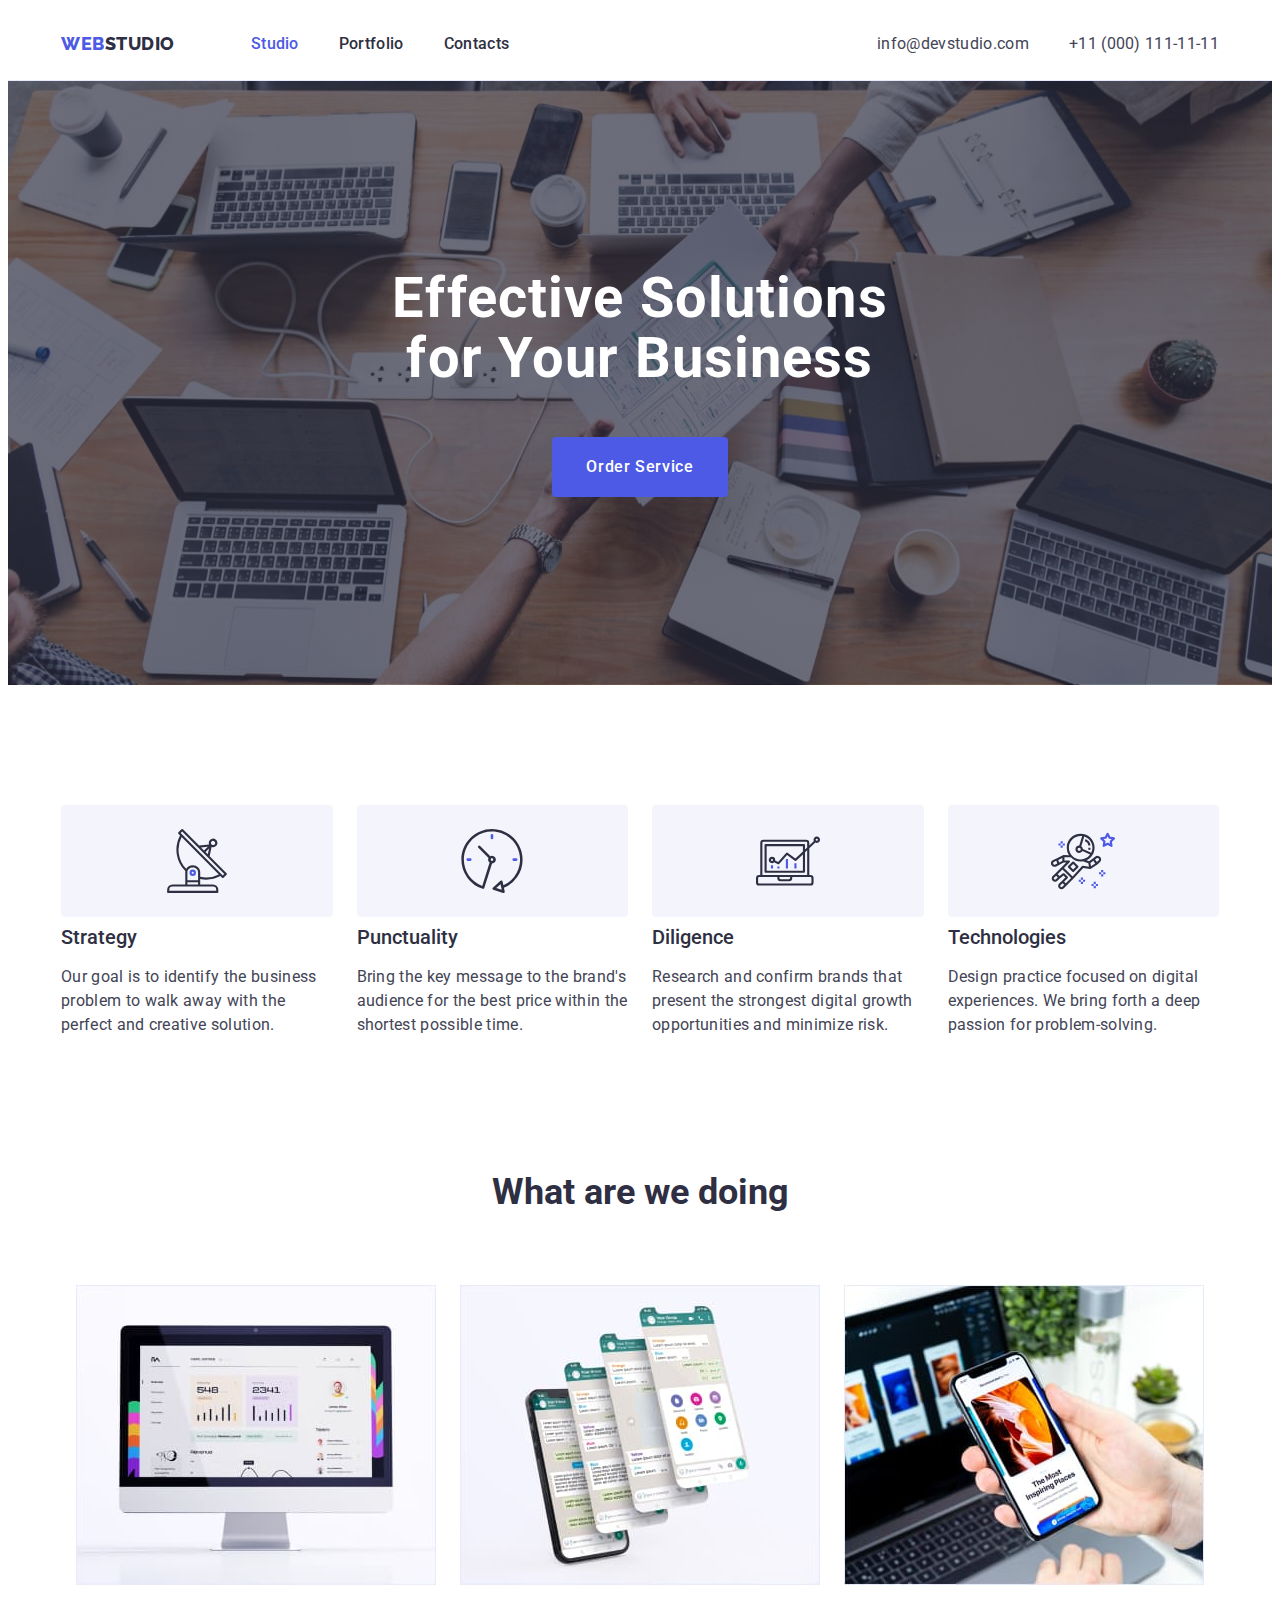
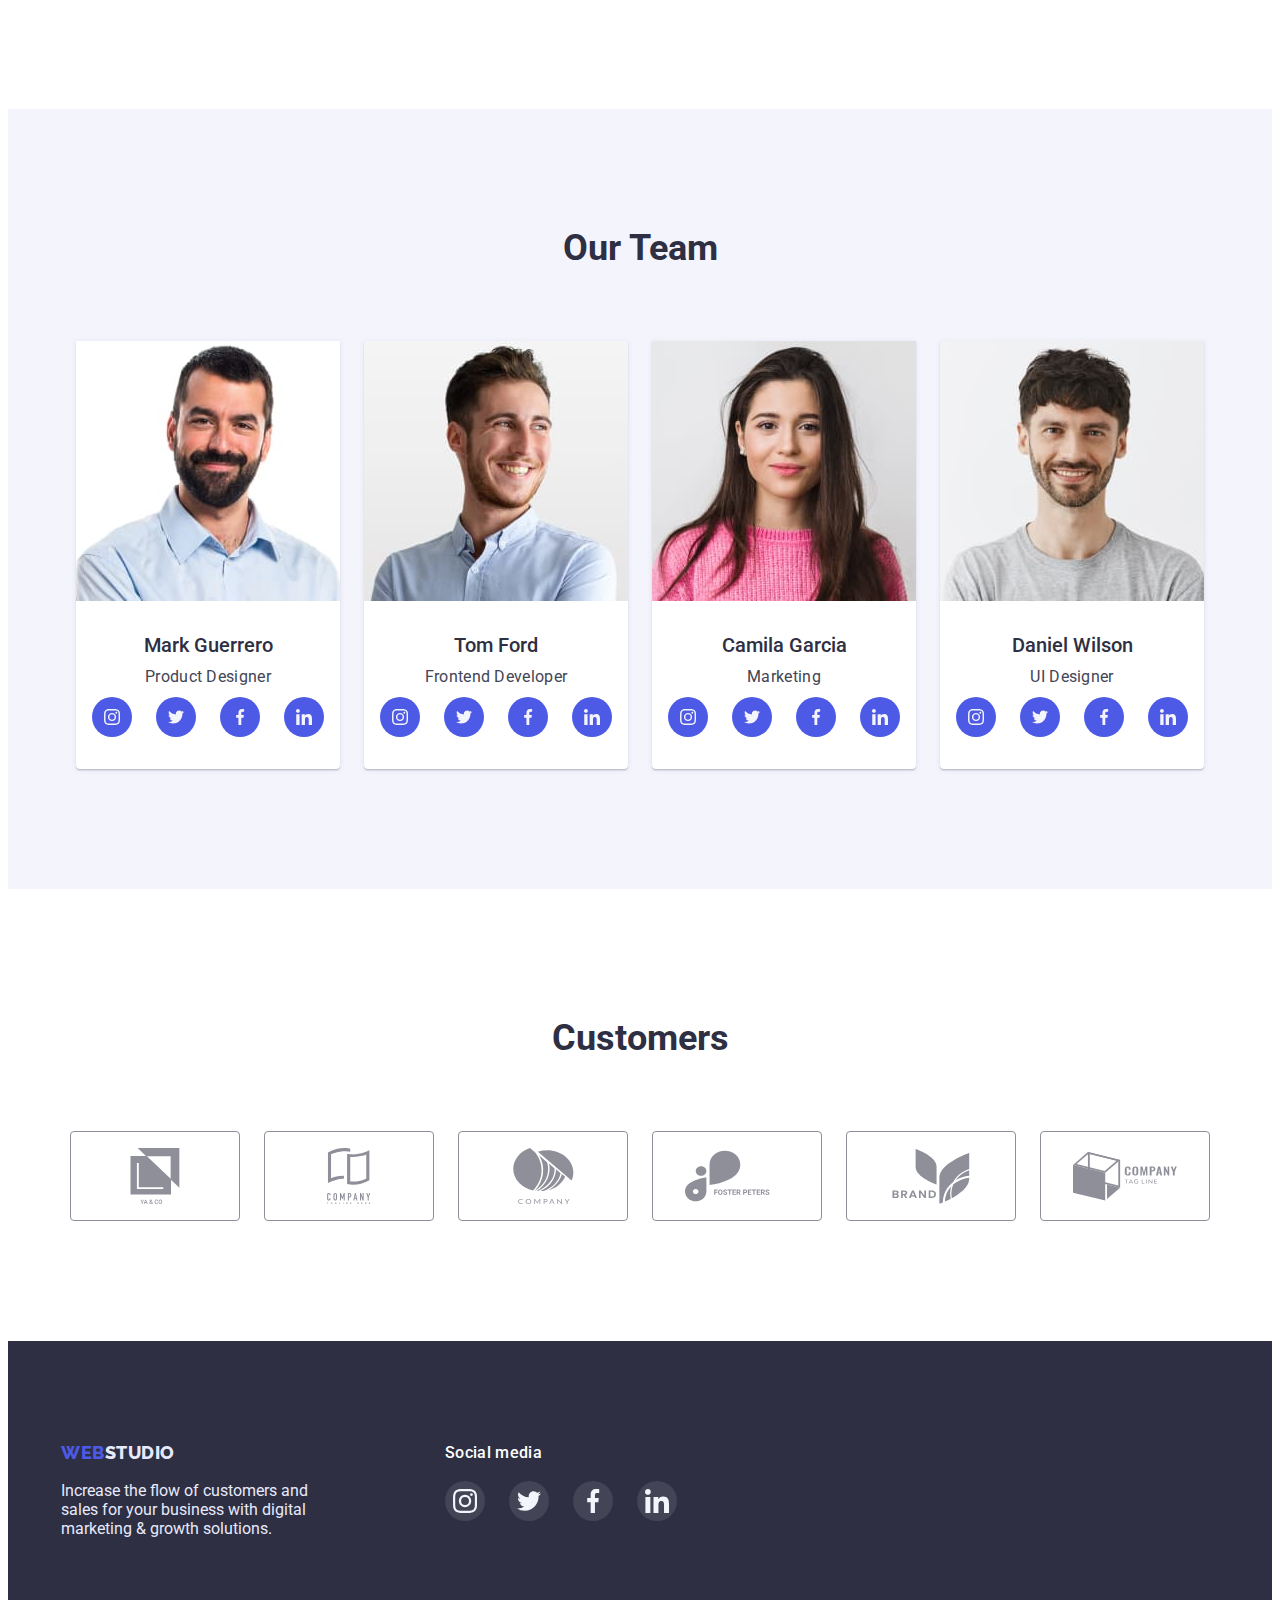
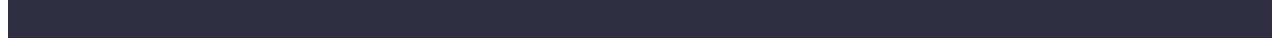
<file: index.html>
<!DOCTYPE html>
<html lang="en">
  <head>
    <meta charset="UTF-8" />
    <meta http-equiv="X-UA-Compatible" content="IE=edge" />
    <meta name="viewport" content="width=device-width, initial-scale=1.0" />
    <title>WebStudio</title>
    <link rel="preconnect" href="https://fonts.googleapis.com" />
    <link rel="preconnect" href="https://fonts.gstatic.com" crossorigin />
    <link
      href="https://fonts.googleapis.com/css2?family=Raleway:wght@800&family=Roboto:wght@400;500;700;900&display=swap"
      rel="stylesheet"
    />
    <link
      rel="stylesheet"
      href="https://cdnjs.cloudflare.com/ajax/libs/modern-normalize/1.1.0/modern-normalize.min.css"
      integrity="sha512-wpPYUAdjBVSE4KJnH1VR1HeZfpl1ub8YT/NKx4PuQ5NmX2tKuGu6U/JRp5y+Y8XG2tV+wKQpNHVUX03MfMFn9Q=="
      crossorigin="anonymous"
      referrerpolicy="no-referrer"
    />
    <link rel="stylesheet" href="./css/styles.css" />
  </head>
  <body>
    <header class="header">
      <div class="container">
        <nav class="navigation">
          <a href="./index.html" class="logo"
            >Web<span class="first-logo text">Studio</span></a
          >
          <ul class="site-nav">
            <li class="item">
              <a href="./index.html" class="link current">Studio</a>
            </li>
            <li class="item">
              <a href="./portfolio.html" class="link">Portfolio</a>
            </li>
            <li class="item"><a href="#" class="link">Contacts</a></li>
          </ul>
        </nav>

        <address class="address">
          <ul class="address-links">
            <li class="item">
              <a href="mailto:info@devstudio.com" class="address-link"
                >info@devstudio.com</a
              >
            </li>
            <li class="item">
              <a href="tel:+110001111111" class="address-link"
                >+11 (000) 111-11-11</a
              >
            </li>
          </ul>
        </address>
      </div>
    </header>
    <main>
      <section class="hero-section">
        <div class="container">
          <h1 class="hero-title">Effective Solutions for Your Business</h1>
          <button type="button" class="hero-button">Order Service</button>
        </div>
      </section>
      <section class="advances section">
        <div class="container">
          <h2 class="invisible-title">Advances</h2>
          <ul class="advances list">
            <li class="item">
              <div class="icon-box">
                <svg width="64px" height="64px">
                  <use href="./images/icons.svg#icon-antenna"></use>
                </svg>
              </div>
              <h3 class="title">Strategy</h3>
              <p class="primary-text">
                Our goal is to identify the business problem to walk away with
                the perfect and creative solution.
              </p>
            </li>
            <li class="item">
              <div class="icon-box">
                <svg width="64px" height="64px">
                  <use href="./images/icons.svg#icon-clock"></use>
                </svg>
              </div>
              <h3 class="title">Punctuality</h3>
              <p class="primary-text">
                Bring the key message to the brand's audience for the best price
                within the shortest possible time.
              </p>
            </li>
            <li class="item">
              <div class="icon-box">
                <svg width="64px" height="64px">
                  <use href="./images/icons.svg#icon-diagram"></use>
                </svg>
              </div>
              <h3 class="title">Diligence</h3>
              <p class="primary-text">
                Research and confirm brands that present the strongest digital
                growth opportunities and minimize risk.
              </p>
            </li>
            <li class="item">
              <div class="icon-box">
                <svg width="64px" height="64px">
                  <use href="./images/icons.svg#icon-astronaut"></use>
                </svg>
              </div>
              <h3 class="title">Technologies</h3>
              <p class="primary-text">
                Design practice focused on digital experiences. We bring forth a
                deep passion for problem-solving.
              </p>
            </li>
          </ul>
        </div>
      </section>
      <section class="work-section">
        <div class="container">
          <h2 class="section-title">What are we doing</h2>
          <ul class="works list">
            <li class="item">
              <img
                src="./images/computer.jpg"
                alt="Computer"
                width="360"
                height="300"
              />
            </li>
            <li class="item">
              <img
                src="./images/phone.jpg"
                alt="Phone"
                width="360"
                height="300"
              />
            </li>
            <li class="item">
              <img
                src="./images/search-phone.jpg"
                alt="Search in phones"
                width="360"
                height="300"
              />
            </li>
          </ul>
        </div>
      </section>
      <section class="team-section">
        <div class="container">
          <h2 class="section-title">Our Team</h2>
          <ul class="list">
            <li class="item">
              <img
                src="./images/mark.jpg"
                alt="Mark Guerrero"
                width="264"
                height="260"
                class="person-photo"
              />
              <div class="description">
                <h3 class="person-name title">Mark Guerrero</h3>
                <p class="primary-text">Product Designer</p>
                <ul class="social-links list">
                  <li class="icon-box">
                    <a href="#" class="social-link">
                      <svg width="16px" height="16px">
                        <use
                          href="./images/icons.svg#icon-instagram"
                        ></use>
                      </svg>
                    </a>
                  </li>
                  <li class="icon-box">
                    <a href="#" class="social-link">
                      <svg width="16px" height="16px">
                        <use href="./images/icons.svg#icon-twitter"></use>
                      </svg>
                    </a>
                  </li>
                  <li class="icon-box">
                    <a href="#" class="social-link">
                      <svg width="16px" height="16px">
                        <use
                          href="./images/icons.svg#icon-facebook"
                        ></use>
                      </svg>
                    </a>
                  </li>
                  <li class="icon-box">
                    <a href="#" class="social-link">
                      <svg width="16px" height="16px">
                        <use
                          href="./images/icons.svg#icon-linkedin"
                        ></use>
                      </svg>
                    </a>
                  </li>
                </ul>
              </div>
            </li>
            <li class="item">
              <img
                src="./images/tom.jpg"
                alt="Tom Ford"
                width="264"
                height="260"
                class="person-photo"
              />
              <div class="description">
                <h3 class="person-name title">Tom Ford</h3>
                <p class="primary-text">Frontend Developer</p>
                <ul class="social-links list">
                  <li class="icon-box">
                    <a href="#" class="social-link">
                      <svg width="16px" height="16px">
                        <use
                          href="./images/icons.svg#icon-instagram"
                        ></use>
                      </svg>
                    </a>
                  </li>
                  <li class="icon-box">
                    <a href="#" class="social-link">
                      <svg width="16px" height="16px">
                        <use href="./images/icons.svg#icon-twitter"></use>
                      </svg>
                    </a>
                  </li>
                  <li class="icon-box">
                    <a href="#" class="social-link">
                      <svg width="16px" height="16px">
                        <use
                          href="./images/icons.svg#icon-facebook"
                        ></use>
                      </svg>
                    </a>
                  </li>
                  <li class="icon-box">
                    <a href="#" class="social-link">
                      <svg width="16px" height="16px">
                        <use
                          href="./images/icons.svg#icon-linkedin"
                        ></use>
                      </svg>
                    </a>
                  </li>
                </ul>
              </div>
            </li>
            <li class="item">
              <img
                src="./images/camila.jpg"
                alt="Camila Garcia"
                width="264"
                height="260"
                class="person-photo"
              />
              <div class="description">
                <h3 class="person-name title">Camila Garcia</h3>
                <p class="primary-text">Marketing</p>
                <ul class="social-links list">
                  <li class="icon-box">
                    <a href="#" class="social-link">
                      <svg width="16px" height="16px">
                        <use
                          href="./images/icons.svg#icon-instagram"
                        ></use>
                      </svg>
                    </a>
                  </li>
                  <li class="icon-box">
                    <a href="#" class="social-link">
                      <svg width="16px" height="16px">
                        <use href="./images/icons.svg#icon-twitter"></use>
                      </svg>
                    </a>
                  </li>
                  <li class="icon-box">
                    <a href="#" class="social-link">
                      <svg width="16px" height="16px">
                        <use
                          href="./images/icons.svg#icon-facebook"
                        ></use>
                      </svg>
                    </a>
                  </li>
                  <li class="icon-box">
                    <a href="#" class="social-link">
                      <svg width="16px" height="16px">
                        <use
                          href="./images/icons.svg#icon-linkedin"
                        ></use>
                      </svg>
                    </a>
                  </li>
                </ul>
              </div>
            </li>
            <li class="item">
              <img
                src="./images/daniel.jpg"
                alt="Daniel Wilson"
                width="264"
                height="260"
                class="person-photo"
              />
              <div class="description">
                <h3 class="person-name title">Daniel Wilson</h3>
                <p class="primary-text">UI Designer</p>
                <ul class="social-links list">
                  <li class="icon-box">
                    <a href="#" class="social-link">
                      <svg width="16px" height="16px">
                        <use
                          href="./images/icons.svg#icon-instagram"
                        ></use>
                      </svg>
                    </a>
                  </li>
                  <li class="icon-box">
                    <a href="#" class="social-link">
                      <svg width="16px" height="16px">
                        <use href="./images/icons.svg#icon-twitter"></use>
                      </svg>
                    </a>
                  </li>
                  <li class="icon-box">
                    <a href="#" class="social-link">
                      <svg width="16px" height="16px">
                        <use
                          href="./images/icons.svg#icon-facebook"
                        ></use>
                      </svg>
                    </a>
                  </li>
                  <li class="icon-box">
                    <a href="#" class="social-link">
                      <svg width="16px" height="16px">
                        <use
                          href="./images/icons.svg#icon-linkedin"
                        ></use>
                      </svg>
                    </a>
                  </li>
                </ul>
              </div>
            </li>
          </ul>
        </div>
      </section>
      <section class="clients-section">
        <div class="container">
          <h2 class="section-title">Customers</h2>
          <ul class="clients list">
            <li class="icon-box">
              <a href="#" class="social-link">
                <svg width="104px" height="56px" class="icon">
                  <use href="./images/icons.svg#icon-client-one"></use>
                </svg>
              </a>
            </li>
            <li class="icon-box">
              <a href="#" class="social-link">
                <svg width="104px" height="56px" class="icon">
                <use href="./images/icons.svg#icon-client-two"></use>
                </svg>
              </a>
            </li>
            <li class="icon-box">
              <a href="#" class="social-link">
                <svg width="104px" height="56px" class="icon">
                  <use href="./images/icons.svg#icon-client-three"></use>
                </svg>
              </a>
            </li>
            <li class="icon-box">
              <a href="#" class="social-link">
                <svg width="104px" height="56px" class="icon">
                  <use href="./images/icons.svg#icon-client-four"></use>
                </svg>
              </a>
            </li>
            <li class="icon-box">
              <a href="#" class="social-link">
                <svg width="104px" height="56px" class="icon">
                  <use href="./images/icons.svg#icon-client-five"></use>
                </svg>
              </a>
            </li>
            <li class="icon-box">
              <a href="#" class="social-link">
                <svg width="104px" height="56px" class="icon">
                  <use href="./images/icons.svg#icon-client-six"></use>
                </svg>
              </a>
            </li>
            
        </div>
      </section>
    </main>
    <footer class="footer">
      <div class="container">
        <div class="text-box">
        <a href="./index.html" class="logo"
          >Web<span class="second-logo text">Studio</span></a
        >
        <p class="footer-text">
          Increase the flow of customers and sales for your business with
          digital marketing & growth solutions.
        </p>
        </div>
        <div class="media-box">
          <h2 class="title">Social media</h2>
                <ul class="social-links list">
                  <li class="icon-box">
                    <a href="#" class="media-link">
                      <svg width="24px" height="24px">
                        <use
                          href="./images/icons.svg#icon-instagram"
                        ></use>
                      </svg>
                    </a>
                  </li>
                  <li class="icon-box">
                    <a href="#" class="media-link">
                      <svg width="24px" height="24px">
                        <use href="./images/icons.svg#icon-twitter"></use>
                      </svg>
                    </a>
                  </li>
                  <li class="icon-box">
                    <a href="#" class="media-link">
                      <svg width="24px" height="24px">
                        <use
                          href="./images/icons.svg#icon-facebook"
                        ></use>
                      </svg>
                    </a>
                  </li>
                  <li class="icon-box">
                    <a href="#" class="media-link">
                      <svg width="24px" height="24px">
                        <use
                          href="./images/icons.svg#icon-linkedin"
                        ></use>
                      </svg>
                    </a>
                  </li>
                </ul>
         </div>
      </div>
    </footer>
  </body>
</html>
</file>
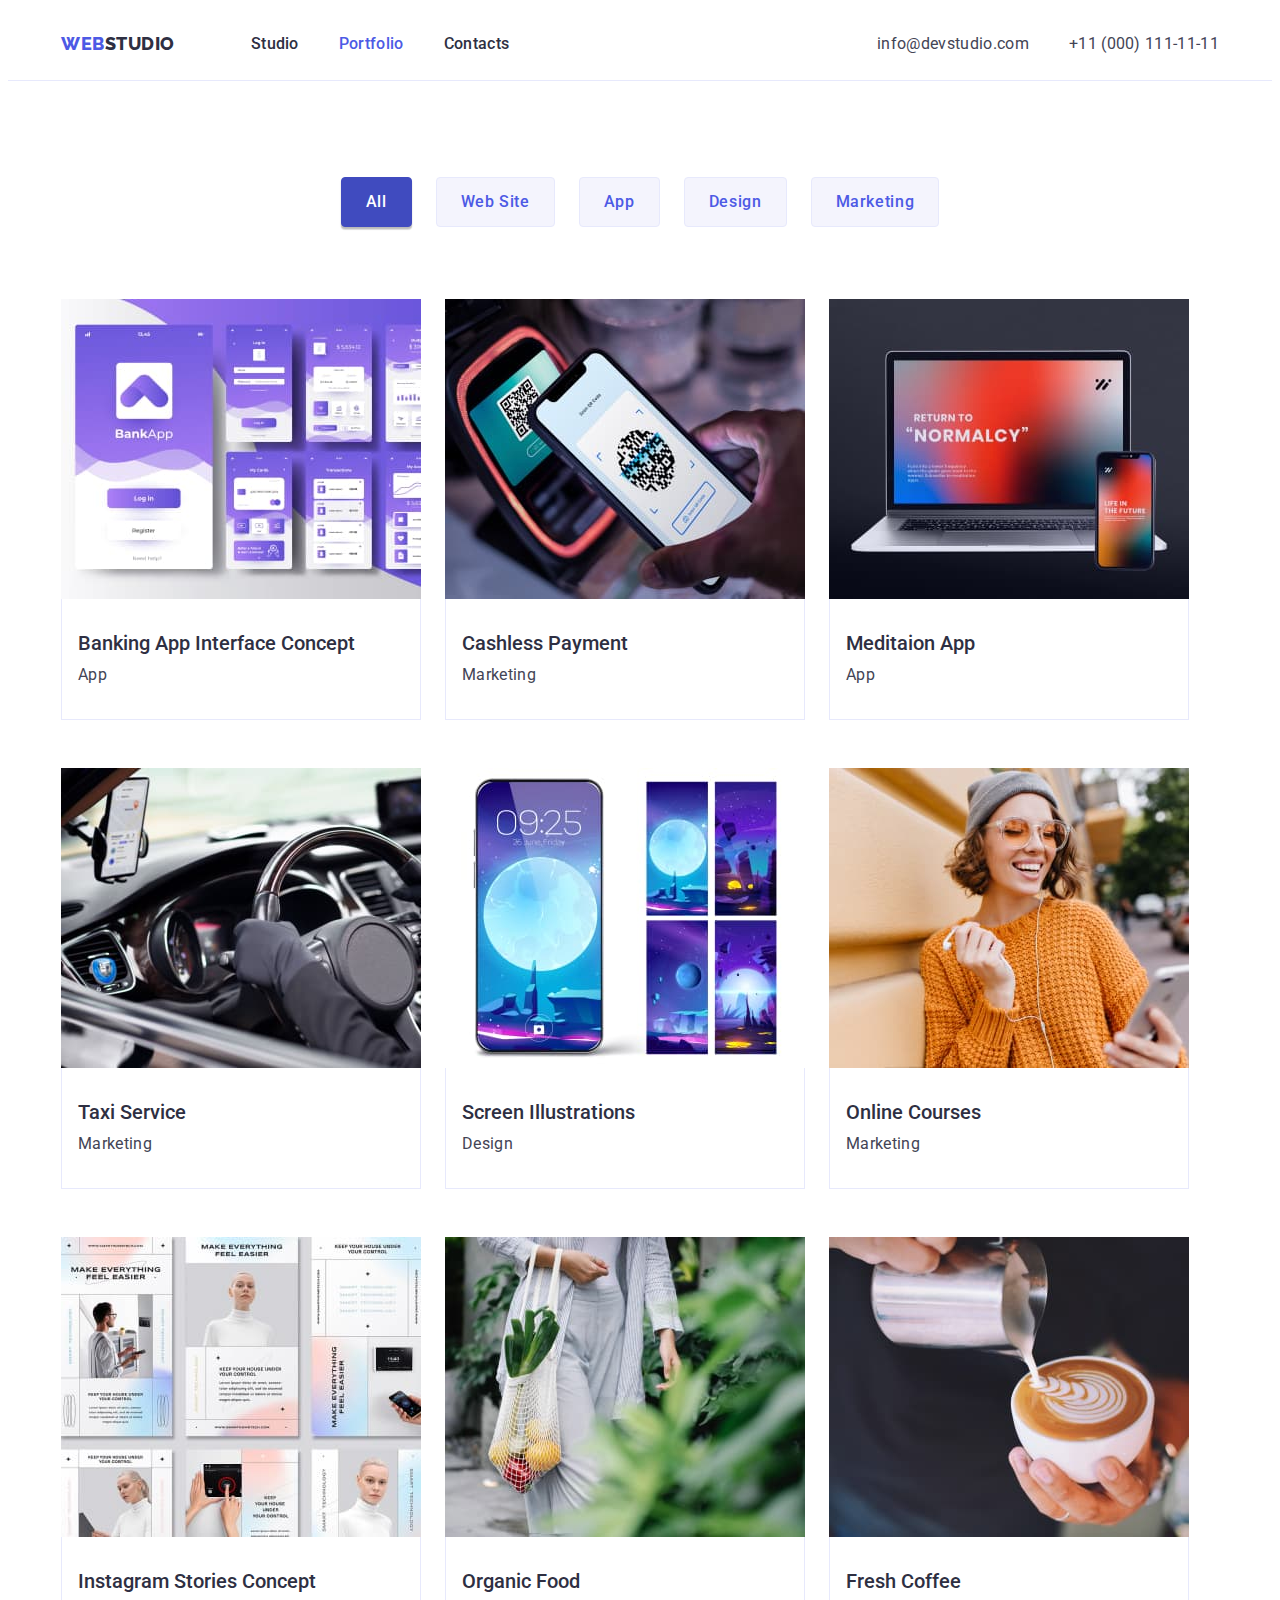
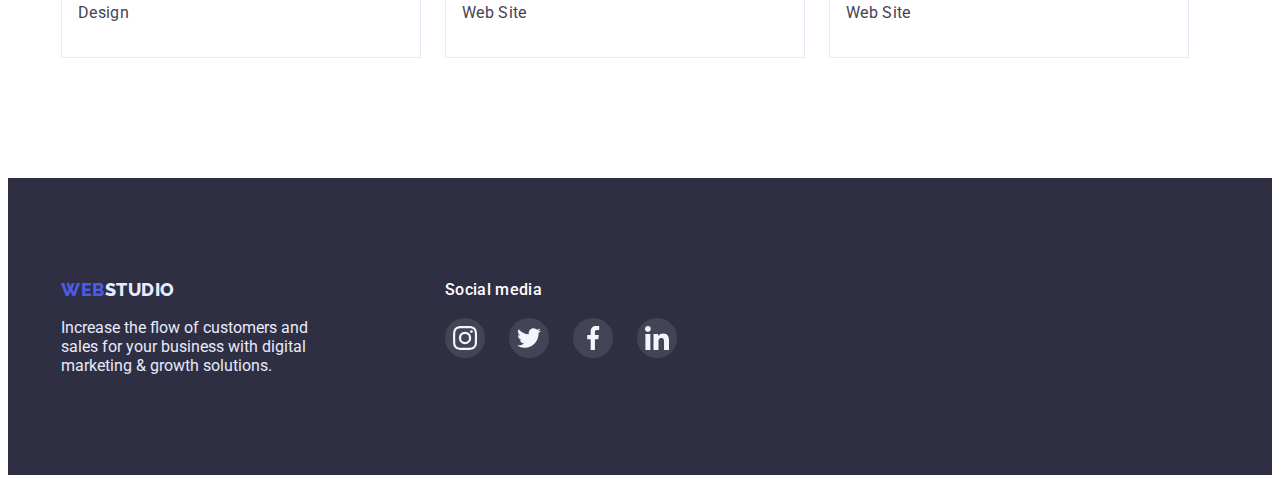
<file: portfolio.html>
<!DOCTYPE html>
<html lang="en">
  <head>
    <meta charset="UTF-8" />
    <meta http-equiv="X-UA-Compatible" content="IE=edge" />
    <meta name="viewport" content="width=device-width, initial-scale=1.0" />
    <title>WebStudio</title>
    <link rel="preconnect" href="https://fonts.googleapis.com" />
    <link rel="preconnect" href="https://fonts.gstatic.com" crossorigin />
    <link
      href="https://fonts.googleapis.com/css2?family=Raleway:wght@800&family=Roboto:wght@400;500;700;900&display=swap"
      rel="stylesheet"
    />
    <link
      rel="stylesheet"
      href="https://cdnjs.cloudflare.com/ajax/libs/modern-normalize/1.1.0/modern-normalize.min.css"
      integrity="sha512-wpPYUAdjBVSE4KJnH1VR1HeZfpl1ub8YT/NKx4PuQ5NmX2tKuGu6U/JRp5y+Y8XG2tV+wKQpNHVUX03MfMFn9Q=="
      crossorigin="anonymous"
      referrerpolicy="no-referrer"
    />
    <link rel="stylesheet" href="./css/styles.css" />
  </head>
  <body>
    <header class="header">
      <div class="container">
        <nav class="navigation">
          <a href="./index.html" class="logo"
            >Web<span class="first-logo text">Studio</span></a
          >
          <ul class="site-nav">
            <li class="item">
              <a href="./index.html" class="link">Studio</a>
            </li>
            <li class="item">
              <a href="./portfolio.html" class="link current">Portfolio</a>
            </li>
            <li class="item"><a href="#" class="link">Contacts</a></li>
          </ul>
        </nav>

        <address class="address">
          <ul class="address-links">
            <li class="item">
              <a href="mailto:info@devstudio.com" class="address-link"
                >info@devstudio.com</a
              >
            </li>
            <li class="item">
              <a href="tel:+110001111111" class="address-link"
                >+11 (000) 111-11-11</a
              >
            </li>
          </ul>
        </address>
      </div>
    </header>
    <main>
      
        <section class="portfolio-section">
          <div class="container">
            <h1 class="invisible-title">Examples of works</h1>
          <ul class="buttons-list">
            <li class="item">
              <button type="button" class="filter-button current">All</button>
            </li>
            <li class="item">
              <button type="button" class="filter-button">Web Site</button>
            </li>
            <li class="item"><button type="button" class="filter-button">App</button></li>
            <li class="item"><button type="button" class="filter-button">Design</button></li>
            <li class="item">
              <button type="button" class="filter-button">Marketing</button>
            </li>
          </ul>

          <ul class="portfolio list">
            <li class="item">
              <a href="#" class="link"
                ><img
                  src="./images/bankapp.jpg"
                  alt="photo of work"
                  width="360"
                  height="300"
                />
               <div class="description"> 
                <h2 class="title">Banking App Interface Concept</h2>
                <p class="primary-text">App</p>
              </div>
            </a>
            </li>
            <li class="item">
              <a href="#" class="link"
                ><img
                  src="./images/cashless.jpg"
                  alt="photo of work"
                  width="360"
                  height="300"
                />
                <div class="description">
                  <h2 class="title">Cashless Payment</h2>
                <p class="primary-text">Marketing</p>
              </div>
              </a>
            </li>
            <li class="item">
              <a href="#" class="link"
                ><img
                  src="./images/mediation.jpg"
                  alt="photo of work"
                  width="360"
                  height="300"
                />
                <div class="description">
                <h2 class="title">Meditaion App</h2>
                <p class="primary-text">App</p>
              </div>
              </a>
            </li>
            <li class="item">
              <a href="#" class="link"
                ><img
                  src="./images/taxiservice.jpg"
                  alt="photo of work"
                  width="360"
                  height="300"
                />
                <div class="description">
                  <h2 class="title">Taxi Service</h2>
                <p class="primary-text">Marketing</p>
              </div>
              </a>
            </li>
            <li class="item">
              <a href="#" class="link"
                ><img
                  src="./images/screenillustrations.jpg"
                  alt="photo of work"
                  width="360"
                  height="300"
                />
                <div class="description">
                  <h2 class="title">Screen Illustrations</h2>
                <p class="primary-text">Design</p>
              </div>
                </a>
            </li>
            <li class="item">
              <a href="#" class="link">
                <img
                  src="./images/onlinecourses.jpg"
                  alt="photo of work"
                  width="360"
                  height="300"
                />
                <div class="description">
                  <h2 class="title">Online Courses</h2>
                <p class="primary-text">Marketing</p>
              </div>
              </a>
            </li>
            <li class="item">
              <a href="#" class="link"
                ><img
                  src="./images/instconsept.jpg"
                  alt="photo of work"
                  width="360"
                  height="300"
                />
                <div class="description">
                  <h2 class="title">Instagram Stories Concept</h2>
                <p class="primary-text">Design</p>
              </div>
              </a>
            </li>
            <li class="item">
              <a href="#" class="link"
                ><img
                  src="./images/orgfood.jpg"
                  alt="photo of work"
                  width="360"
                  height="300"
                />
                <div class="description">
                  <h2 class="title">Organic Food</h2>
                <p class="primary-text">Web Site</p>
              </div>
              </a>
            </li>
            <li class="item">
              <a href="#" class="link"
                ><img
                  src="./images/freshcoffe.jpg"
                  alt="photo of work"
                  width="360"
                  height="300"
                />
                <div class="description">
                  <h2 class="title">Fresh Coffee</h2>
                <p class="primary-text">Web Site</p>
              </div>
            </a>
            </li>
          </ul></div>
        </section>
      </div>
    </main>
    <footer class="footer">
      <div class="container">
        <div class="text-box">
        <a href="./index.html" class="logo"
          >Web<span class="second-logo text">Studio</span></a
        >
        <p class="footer-text">
          Increase the flow of customers and sales for your business with
          digital marketing & growth solutions.
        </p>
        </div>
        <div class="media-box">
          <h2 class="title">Social media</h2>
                <ul class="social-links list">
                  <li class="icon-box">
                    <a href="#" class="media-link">
                      <svg width="24px" height="24px">
                        <use
                          href="./images/icons.svg#icon-instagram"
                        ></use>
                      </svg>
                    </a>
                  </li>
                  <li class="icon-box">
                    <a href="#" class="media-link">
                      <svg width="24px" height="24px">
                        <use href="./images/icons.svg#icon-twitter"></use>
                      </svg>
                    </a>
                  </li>
                  <li class="icon-box">
                    <a href="#" class="media-link">
                      <svg width="24px" height="24px">
                        <use
                          href="./images/icons.svg#icon-facebook"
                        ></use>
                      </svg>
                    </a>
                  </li>
                  <li class="icon-box">
                    <a href="#" class="media-link">
                      <svg width="24px" height="24px">
                        <use
                          href="./images/icons.svg#icon-linkedin"
                        ></use>
                      </svg>
                    </a>
                  </li>
                </ul>
         </div>
      </div>
    </footer>
  </body>
</html>
</file>
<file: css/styles.css>
:root {
  --main-text-color: #434455;
  --title-text-color: #2e2f42;
  --accent-text-color: #4d5ae5;
  --primary-white-color: #ffffff;
  --team-section-color: #f4f4fd;
  --footer-text-color: #e7e9fc;
  --button-accent-color: #404bbf;
  --clients-color: #8e8f99;
  --footer-hover-links: #31d0aa;
}

body {
  color: var(--main-text-color);
  font-family: 'Roboto', sans-serif;
  font-style: normal;
  font-size: 16px;
  background-color: var(--primary-white-color);
}

h1,
h2,
h3,
h4,
h5,
h6 {
  margin-top: 0;
  margin-bottom: 0;
}

.logo {
  color: var(--accent-text-color);
  font-family: 'Raleway', sans-serif;
  font-style: normal;
  font-weight: 800;
  font-size: 18px;
  line-height: 1.33;
  letter-spacing: 0.03em;
  text-transform: uppercase;
  text-decoration: none;
}

.first-logo.text {
  color: var(--title-text-color);
}

.second-logo.text {
  color: var(--footer-text-color);
}

.link {
  color: var(--main-text-color);
  text-decoration: none;
  display: block;
}

.container {
  display: flex;
  align-items: center;

  width: 1158px;
  padding-left: 15px;
  padding-right: 15px;
  margin-left: auto;
  margin-right: auto;
}

.navigation {
  display: flex;
  align-items: center;
}

.navigation .logo {
  margin-right: 76px;
}

.site-nav {
  display: flex;
  list-style-type: none;
  margin-top: 0;
  margin-bottom: 0;
  padding-left: 0;
  padding-right: 0;
}

.site-nav .link {
  padding-top: 24px;
  padding-bottom: 24px;

  color: var(--title-text-color);
  font-family: 'Roboto', sans-serif;
  font-style: normal;
  font-weight: 500;
  font-size: 16px;
  line-height: 1.5;
  letter-spacing: 0.02em;
  background-color: var(--primary-white-color);
}

.site-nav .item:not(:last-child) {
  margin-right: 40px;
}

.site-nav .link:hover,
.site-nav .link:focus {
  color: var(--accent-text-color);
}

.site-nav .link.current {
  color: var(--accent-text-color);
}

.address {
  margin-left: auto;
}

.address-links {
  display: flex;
  margin-top: 0;
  margin-bottom: 0;
  padding-left: 0;
  padding-right: 0;
  list-style-type: none;
}
.address-link {
  padding-top: 26px;
  padding-bottom: 26px;

  color: var(--main-text-color);
  font-family: 'Roboto', sans-serif;
  font-style: normal;
  font-weight: 400;
  font-size: 16px;
  line-height: 1.5;
  letter-spacing: 0.02em;
  text-decoration: none;
}
.address-links .item:not(:last-child) {
  margin-right: 40px;
}

.address-link:hover,
.address-link:focus {
  color: var(--accent-text-color);
}

.header {
  border-bottom: 1px solid var(--footer-text-color);
}

.hero-section {
  padding-top: 188px;
  padding-bottom: 188px;

  background-color: var(--title-text-color);
  background-image: linear-gradient(
      to right,
      rgba(46, 47, 66, 0.7),
      rgba(46, 47, 66, 0.7)
    ),
    url(../images/hero-image.jpg);
  background-position: center;
  background-size: 1440px 603.81px;
  background-repeat: no-repeat;
}

.hero-section .container {
  display: flex;
  flex-direction: column;
}

.hero-title {
  text-align: center;
  margin-bottom: 48px;
  max-width: 496px;

  color: var(--primary-white-color);
  font-weight: 700;
  font-size: 56px;
  line-height: 1.07;
  letter-spacing: 0.02em;
}

.hero-button {
  padding: 16px 32px;
  color: var(--primary-white-color);
  font-family: 'Roboto', sans-serif;
  font-style: normal;
  font-weight: 500;
  font-size: 16px;
  line-height: 1.5;
  letter-spacing: 0.04em;
  background: var(--accent-text-color);
  border-color: transparent;
  border-radius: 4px;
  cursor: pointer;
}

.hero-button:hover,
.hero-button:focus {
  background-color: var(--button-accent-color);
}

.invisible-title {
  position: absolute;
  white-space: nowrap;
  width: 1px;
  height: 1px;
  overflow: hidden;
  border: 0;
  padding: 0;
  clip: rect(0 0 0 0);
  clip-path: inset(50%);
  margin: -1px;
}
.section-title {
  color: var(--title-text-color);
  font-weight: 700;
  font-size: 36px;
  line-height: 1.11;
}

.title {
  color: var(--title-text-color);
  font-weight: 500;
  font-size: 20px;
  line-height: 1.2;
}

.primary-text {
  line-height: 1.5;
  letter-spacing: 0.02em;
}

.list {
  list-style-type: none;
  margin: 0;
}

.advances.section {
  padding-top: 120px;
  padding-bottom: 120px;
}
.advances.list {
  display: flex;
  padding-left: 0;
}

.advances.list .icon-box {
  display: flex;
  justify-content: center;
  align-items: center;
  height: 112px;
  margin-bottom: 8px;
  background-color: var(--team-section-color);
  border-radius: 4px;
}

.advances.list .item {
  width: calc((100% - 72px) / 4);
}

.advances.list .item:not(:last-child) {
  margin-right: 24px;
}

.advances.list .title {
  margin-top: 0;
  margin-bottom: 8px;
}

.work-section {
  padding-bottom: 120px;
}

.work-section .container {
  flex-direction: column;
}

.work-section .section-title {
  margin-bottom: 72px;
}

.works.list {
  display: flex;
  padding-left: 0;
}

.works.list .item:not(:last-child) {
  margin-right: 24px;
}

.team-section {
  padding-top: 120px;
  padding-bottom: 120px;

  background-color: var(--team-section-color);
}

.team-section .container {
  flex-direction: column;
}

.team-section .section-title {
  margin-bottom: 72px;
}

.team-section .list {
  display: flex;
  padding-left: 0;
}

.team-section .item {
  text-align: center;
  width: calc((100% - 72px) / 4);

  background-color: var(--primary-white-color);
  box-shadow: 0px 1px 6px rgba(46, 47, 66, 0.08),
    0px 1px 1px rgba(46, 47, 66, 0.16), 0px 2px 1px rgba(46, 47, 66, 0.08);
  border-radius: 0px 0px 4px 4px;
}

.team-section .item:not(:last-child) {
  margin-right: 24px;
}

.team-section .description {
  padding: 32px 16px;
}

.team-section .primary-text {
  margin: 0;
  margin-bottom: 8px;
}

.team-section img {
  display: block;
}

.person-name {
  margin-bottom: 8px;
}

.social-links.list {
  display: flex;
  gap: 24px;
}

.social-links.list .social-link {
  display: flex;
  justify-content: center;
  align-items: center;
  width: 40px;
  height: 40px;

  background-color: var(--accent-text-color);
  border-radius: 50%;
}

.social-links.list .social-link:hover {
  background-color: var(--button-accent-color);
}

.clients-section .container {
  display: flex;
  flex-direction: column;
  padding-top: 130px;
  padding-bottom: 120px;
}

.clients-section .section-title {
  margin-bottom: 72px;
}

.clients.list {
  display: flex;
  padding-left: 0;
  gap: 24px;
}

.clients.list .social-link {
  display: flex;
  justify-content: center;
  align-items: center;
  width: 168px;
  height: 88px;
  border: 1px solid var(--clients-color);
  border-radius: 4px;
  color: var(--clients-color);
}

.clients.list .icon {
  --icon-color: currentColor;
  fill: var(--icon-color);
}

.clients.list .social-link:hover {
  border-color: var(--button-accent-color);
  color: var(--button-accent-color);
}

.footer {
  padding-top: 100px;
  padding-bottom: 100px;

  background-color: var(--title-text-color);
}

.footer .container {
  align-items: flex-start;
}

.footer .logo {
  margin-bottom: 16px;
}

.footer-text {
  max-width: 264px;
  margin-top: 0;
  margin-bottom: 0;
  color: var(--footer-text-color);
}

.footer .text-box {
  display: flex;
  flex-direction: column;
  margin-right: 120px;
}

.media-box .title {
  margin-bottom: 16px;
  font-weight: 500;
  font-size: 16px;
  line-height: 1.5;
  letter-spacing: 0.02em;

  color: var(--primary-white-color);
}

.social-links {
  padding-left: 0;
}

.social-links.list .media-link {
  display: flex;
  justify-content: center;
  align-items: center;
  width: 40px;
  height: 40px;

  background-color: rgba(255, 255, 255, 0.1);
  border-radius: 50%;
}

.social-links.list .media-link:hover {
  background-color: var(--footer-hover-links);
}

.portfolio-section {
  padding-top: 96px;
  padding-bottom: 120px;
}

.portfolio-section .container {
  flex-direction: column;
}

.buttons-list {
  display: flex;
  flex-direction: row;
  justify-content: center;
  align-items: center;

  margin-top: 0;
  margin-bottom: 72px;
  padding-left: 0;
  list-style-type: none;
}

.filter-button {
  padding: 12px 24px;

  color: var(--accent-text-color);
  font-family: 'Roboto', sans-serif;
  font-style: normal;
  font-weight: 500;
  font-size: 16px;
  line-height: 1.5;
  letter-spacing: 0.04em;
  background-color: var(--team-section-color);
  border: 1px solid var(--footer-text-color);
  border-radius: 4px;
  cursor: pointer;
}

.buttons-list .item:not(:last-child) {
  margin-right: 24px;
}

.filter-button:hover,
.filter-button:focus {
  color: var(--primary-white-color);
  background: var(--button-accent-color);
  border-color: var(--button-accent-color);
  box-shadow: 0px 3px 1px rgba(0, 0, 0, 0.1), 0px 2px 1px rgba(0, 0, 0, 0.08),
    0px 2px 2px rgba(0, 0, 0, 0.12);
  border-radius: 4px;
}

.filter-button.current {
  color: var(--primary-white-color);
  background: var(--button-accent-color);
  border-color: var(--button-accent-color);
  box-shadow: 0px 3px 1px rgba(0, 0, 0, 0.1), 0px 2px 1px rgba(0, 0, 0, 0.08),
    0px 2px 2px rgba(0, 0, 0, 0.12);
  border-radius: 4px;
}

.portfolio-section .portfolio {
  display: flex;
  flex-wrap: wrap;
  margin: 0 -24px -48px 0;
  padding: 0;
}

.portfolio.list .item:hover {
  box-shadow: 0px 1px 6px rgba(46, 47, 66, 0.08),
    0px 1px 1px rgba(46, 47, 66, 0.16), 0px 2px 1px rgba(46, 47, 66, 0.08);
}

.portfolio img {
  display: block;
}

.portfolio .title {
  margin-bottom: 8px;
}

.portfolio .primary-text {
  margin: 0;
}

.portfolio .description {
  padding: 32px 16px;
  border-right: 1px solid var(--footer-text-color);
  border-bottom: 1px solid var(--footer-text-color);
  border-left: 1px solid var(--footer-text-color);
}

.portfolio .item {
  margin-right: 24px;
  margin-bottom: 48px;
}
</file>
